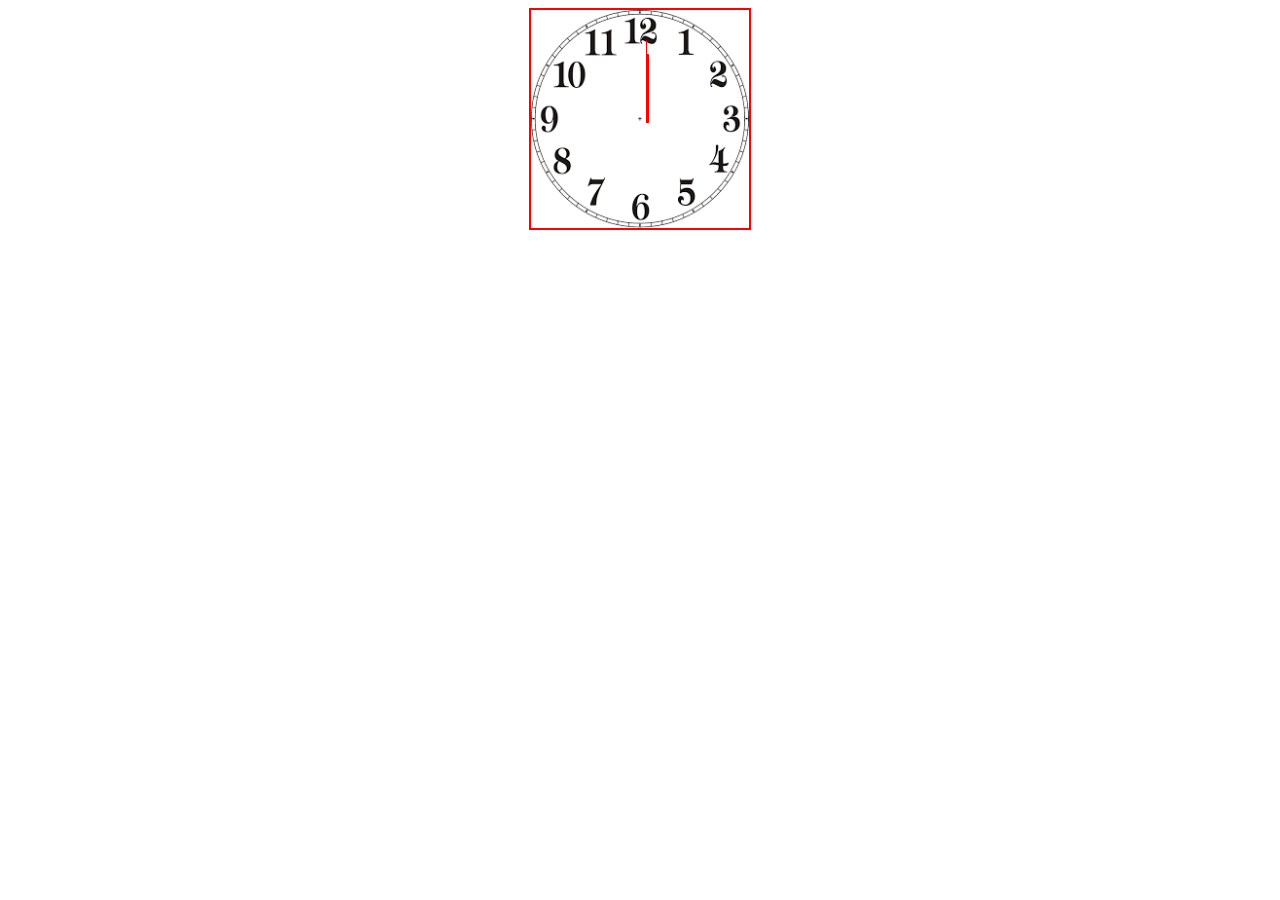
<file: index.html>
<!DOCTYPE html>
<html lang="en">
<head>
    <meta charset="UTF-8">
    <meta http-equiv="X-UA-Compatible" content="IE=edge">
    <meta name="viewport" content="width=
    , initial-scale=1.0">
    <title>clock</title>
<link rel="stylesheet" href="style.css">
<script src="script.js"></script>
</head>
<body>
    <div id="clockContainer">
        <div id="hour"></div>
        <div id="minute"></div>
        <div id="second"></div>
        </div> 
</body>
</html>
</file>
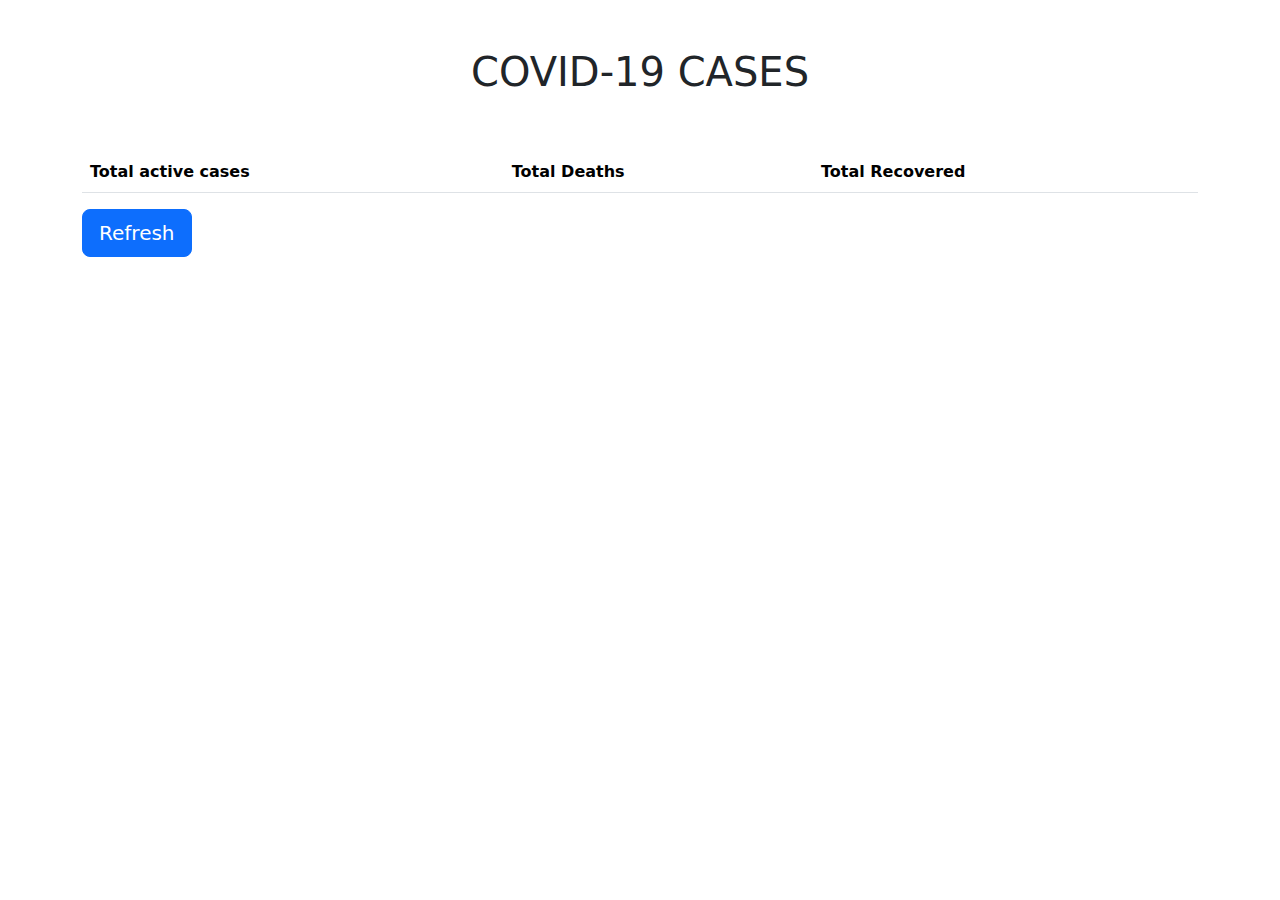
<file: Day13/index.html>
<!DOCTYPE html>
<html lang="en">

<head>
    <meta charset="UTF-8">
    <meta http-equiv="X-UA-Compatible" content="IE=edge">
    <meta name="viewport" content="width=device-width, initial-scale=1.0">
    <link rel="stylesheet" href="https://cdn.jsdelivr.net/npm/bootstrap@5.0.2/dist/css/bootstrap.min.css">
    <title>Document</title>
</head>

<body>
    <div class="container">
        <h1 class="text-center mt-5">COVID-19 CASES</h1>
        <br><br>
        <table class="table table-hover">
            <thead>
                <tr>
                    <th>Total active cases</th>
                    <th>Total Deaths</th>
                    <th>Total Recovered</th>
                </tr>
            </thead>
            <tbody>
                <tr id="data">

                </tr>
            </tbody>
        </table>

        
       
        <button  onclick="refreshData()" type="button" class="btn btn-primary btn-lg btn-block">Refresh</button>
    </div>

</body>
<script src="https://ajax.googleapis.com/ajax/libs/jquery/3.5.1/jquery.min.js"></script>
<script>


    init()

    function init() {
        var url = "https://api.covid19api.com/summary"

        $.get(url, function (data) {
            console.log(data.Global)

            data = `
                
                    <td>${data.Global.TotalConfirmed}</td>
                    <td>${data.Global.TotalDeaths}</td>
                    <td>${data.Global.TotalRecovered}</td>
                
                `
            $("#data").html(data)
        })
    }

    function clearData() {
        $("#data").empty()
    }
    function refreshData() {
        clearData()
        init()
    }


</script>

</html>
</file>
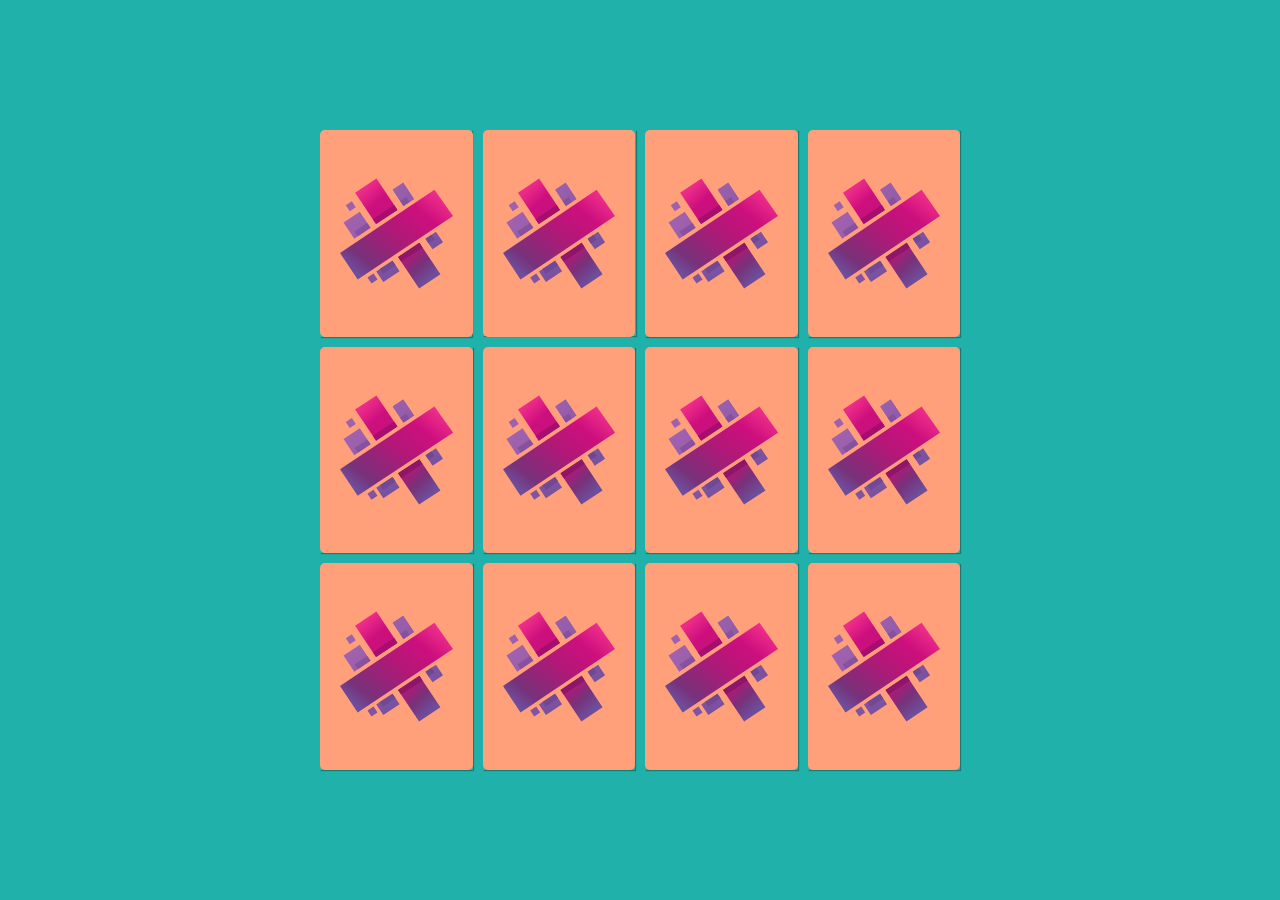
<file: THA10/index.html>
<!DOCTYPE html>
<html lang="en">

<head>
  <meta charset="UTF-8">
  <meta http-equiv="X-UA-Compatible" content="IE=edge">
  <meta name="viewport" content="width=device-width, initial-scale=1.0">
  <title>Document</title>
  <link rel="stylesheet" href="style.css">
</head>

<body>
  <section class="memory-game">
    <div class="memory-card" data-framework="spider">
      <img class="front-face" src="spider.jpg" alt="spider" />
      <img class="back-face" src="qmark.svg" alt="ques mark" />
    </div>


    <div class="memory-card" data-framework="iron">
      <img class="front-face" src="iron.jpg" alt="iron" />
      <img class="back-face" src="qmark.svg" alt="ques mark" />
    </div>

    
    <div class="memory-card" data-framework="spider">
      <img class="front-face" src="spider.jpg" alt="spider" />
      <img class="back-face" src="qmark.svg" alt="ques mark" />
    </div>

  
    <div class="memory-card" data-framework="Hulk">
      <img class="front-face" src="Hulk.jpg" alt="Hulk" />
      <img class="back-face" src="qmark.svg" alt="ques mark" />
    </div>

    
    <div class="memory-card" data-framework="iron">
      <img class="front-face" src="iron.jpg" alt="iron" />
      <img class="back-face" src="qmark.svg" alt="ques mark" />
    </div>


    <div class="memory-card" data-framework="Thor">
      <img class="front-face" src="Thor.jpg" alt="Thor" />
      <img class="back-face" src="qmark.svg" alt="ques mark" />
    </div>

    <div class="memory-card" data-framework="Hulk">
      <img class="front-face" src="Hulk.jpg" alt="Hulk" />
      <img class="back-face" src="qmark.svg" alt="ques mark" />
    </div>
    
    <div class="memory-card" data-framework="captain">
      <img class="front-face" src="captain.jpg" alt="captain" />
      <img class="back-face" src="qmark.svg" alt="ques mark" />
    </div>


    <div class="memory-card" data-framework="Thor">
      <img class="front-face" src="Thor.jpg" alt="Thor" />
      <img class="back-face" src="qmark.svg" alt="ques mark" />
    </div>
    
    <div class="memory-card" data-framework="Thanox">
      <img class="front-face" src="Thanox.jpg" alt="Thanox" />
      <img class="back-face" src="qmark.svg" alt="ques mark" />
    </div>



    <div class="memory-card" data-framework="japan">
      <img class="front-face" src="captain.jpg" alt="captain" />
      <img class="back-face" src="qmark.svg" alt="ques mark" />
    </div>


    

    <div class="memory-card" data-framework="Thanox">
      <img class="front-face" src="Thanox.jpg" alt="Thanox" />
      <img class="back-face" src="qmark.svg" alt="ques mark" />
    </div>

    



  </section>
  <script src="script.js"></script>
</body>

</html>
</file>
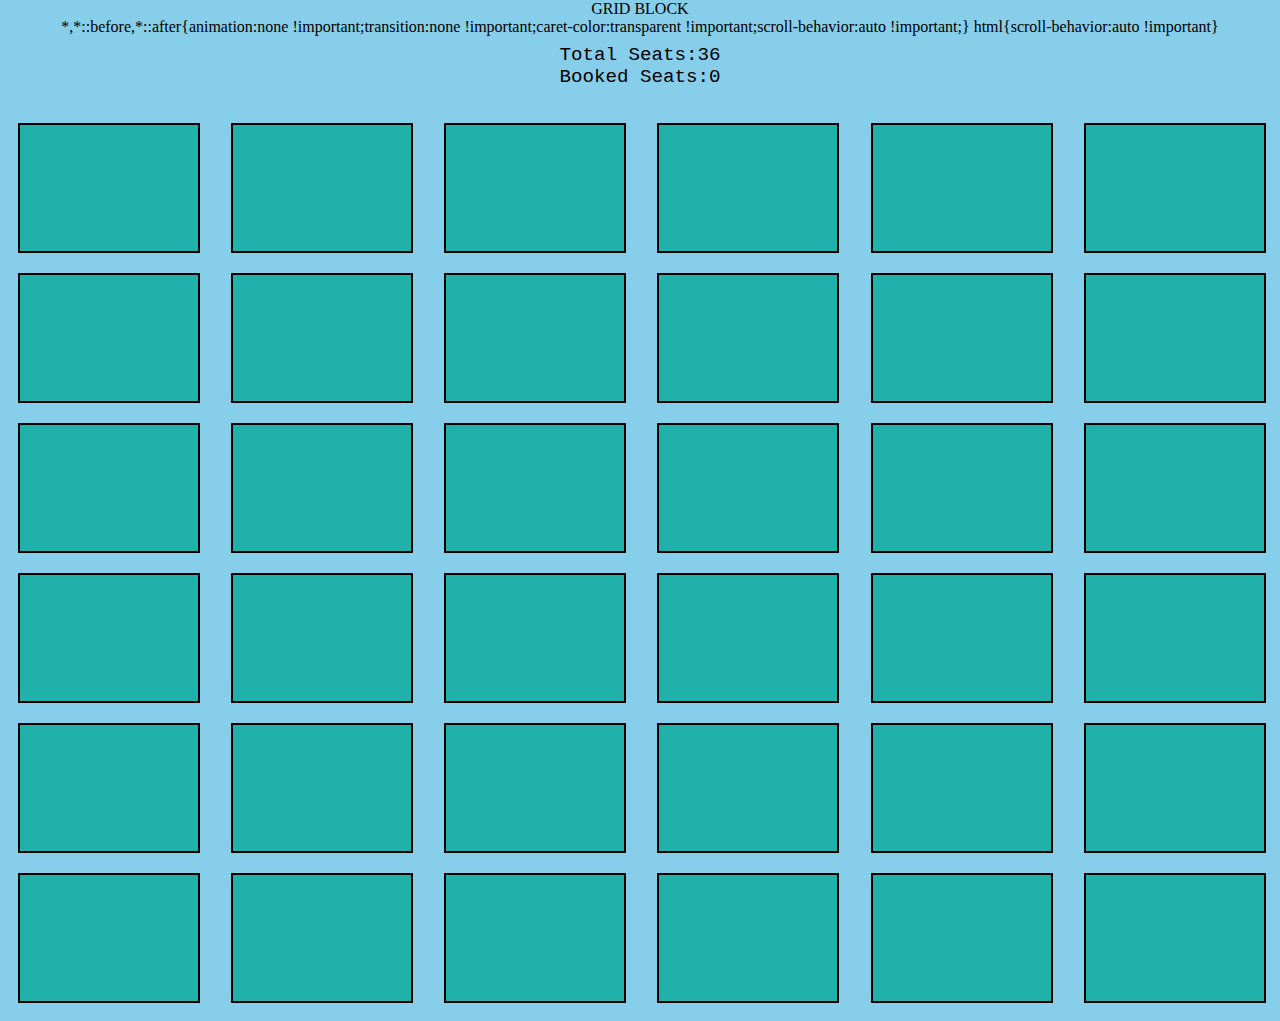
<file: THA9/index.html>
<!DOCTYPE html>
<html lang="en">
<head>
    <meta charset="UTF-8">
    <meta http-equiv="X-UA-Compatible" content="IE=edge">
    <meta name="viewport" content="width=device-width, initial-scale=1.0">
    <title>GRID BLOCK</title>
    <link rel="stylesheet" href="style.css">
  
</head>
<body>
    <div class="current">
        <div class="ts">Total Seats:36</div>
        <div class="bs">Booked Seats:0</div>
    </div>
      
    <div class="container">
       <div class="box"></div>
       <div class="box"></div>
       <div class="box"></div>
       <div class="box"></div>
       <div class="box"></div>
       <div class="box"></div>
       <div class="box"></div>
       <div class="box"></div>
       <div class="box"></div>
       <div class="box"></div>
       <div class="box"></div>
       <div class="box"></div>
       <div class="box"></div>
       <div class="box"></div>
       <div class="box"></div>
       <div class="box"></div>
       <div class="box"></div>
       <div class="box"></div>
       <div class="box"></div>
       <div class="box"></div>
       <div class="box"></div>
       <div class="box"></div>
       <div class="box"></div>
       <div class="box"></div>
       <div class="box"></div>
       <div class="box"></div>
       <div class="box"></div>
       <div class="box"></div>
       <div class="box"></div>
       <div class="box"></div>
       <div class="box"></div>
       <div class="box"></div>
       <div class="box"></div>
       <div class="box"></div>
       <div class="box"></div>
       <div class="box"></div>
    </div>
    <script src="script.js"></script>
</body>
</html>
</file>
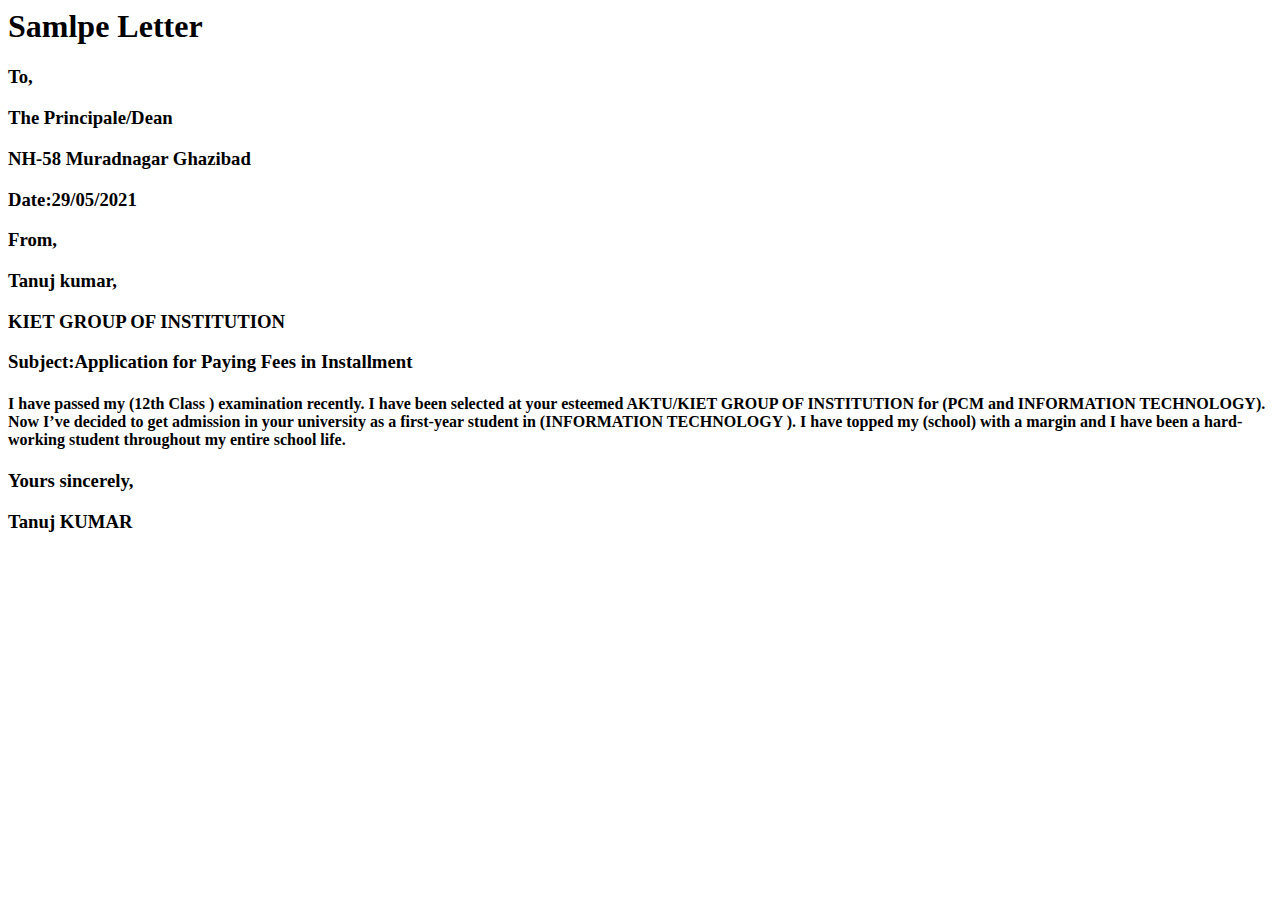
<file: samplelatter.html>
<html>
<head>
<title> Samlpe Letter</title>
</head>
<body>
<h1>Samlpe Letter</h1>
<h3>To,</h3>
<h3>The Principale/Dean</h3>
<h3>NH-58 Muradnagar Ghazibad</h3>
<h3>Date:29/05/2021</h3>
<h3>From,</h3>
<h3>Tanuj kumar,</h3>
<h3>KIET GROUP OF INSTITUTION</h3>
<h3>Subject:Application for Paying Fees in Installment</h3>
 <h4>I have passed my (12th Class ) examination recently. I have been selected at your esteemed AKTU/KIET GROUP OF INSTITUTION for (PCM and INFORMATION TECHNOLOGY). Now I’ve decided to get admission in your university as a first-year student in (INFORMATION TECHNOLOGY ). I have topped my (school) with a margin and I have been a hard-working student throughout my entire school life.
</h4>
<h3>Yours sincerely,</h3>
<h3>Tanuj KUMAR</h3> 

</body>
   
</html>
</file>
<file: style.css>
#clockContainer{
	position:relative;
	margin:auto;
	border: 2px solid red;
	
	background-color:red;  
	height:17vw;
	width:17vw ;
    background: url(Ca.png) no-repeat;
    background-size:100%;
}
#hour, #minute, #second{
	position:absolute;
	background:black;
	border-radius:10px; 
    transform-origin:bottom;
}
#hour{
	width: 3px;
    height: 69px;
    top: 20%; 
    left: 114.5px;
	 
} 
#minute{
	width: 3px;
    height: 69px;
    top: 20%;
    left: 114.5px;
	background:red;
}
#second{
	
width: 1px;
    height: 71px;
    top: 14%;
    left: 115px;
	background:red;
}
</file>
<file: THA10/style.css>
* {
    padding: 0;
    margin: 0;
    box-sizing: border-box;
  }
  
  body {
    height: 100vh;
    display: flex;
    background: lightseagreen;
  }
  
  .memory-game {
    width: 650px;
    height: 650px;
    margin: auto;
    display: flex;
    flex-wrap: wrap;
    perspective: 1000px;
  }
  
  .memory-card {
    width: calc(25% - 10px);
    height: calc(33.333% - 10px);
    margin: 5px;
    position: relative;
    transform: scale(1);
    transform-style: preserve-3d;
    transition: transform .5s;
    box-shadow: 1px 1px 1px rgba(0,0,0,.3);
  }
  
  .memory-card:active {
    transform: scale(0.97);
    transition: transform .2s;
  }
  
  .memory-card.flip {
    transform: rotateY(180deg);
  }
  
  .front-face,
  .back-face {
    width: 100%;
    height: 100%;
    padding: 20px;
    position: absolute;
    border-radius: 5px;
    background:lightsalmon;
    backface-visibility: hidden;
  }
  
  .front-face {
    transform: rotateY(180deg);
  }
</file>
<file: THA9/style.css>
*{
    background-color: skyblue;
    display: flex;
    flex-direction: column;
    align-items: center;
  
}
.container
{
    height:100vh;
    width: 100vw;
    display: grid;
    grid-template-columns:auto auto auto auto auto auto;
    gap: 0px 0px;
    grid-auto-flow: row;
    
    margin-left: 35px;
   
}

.box{
    height: 14vh;
    width: 10vw;
    background-color: lightseagreen;
    border: 2px solid black;
    padding-left: 50px;
}

.current{
    
    display: flex;
    justify-content: space-between;
    padding-bottom: 25px;
    font-family: 'Courier New', Courier, monospace;
    font-size: larger;
}
.active{
    background-color:lightcoral;
}
</file>
